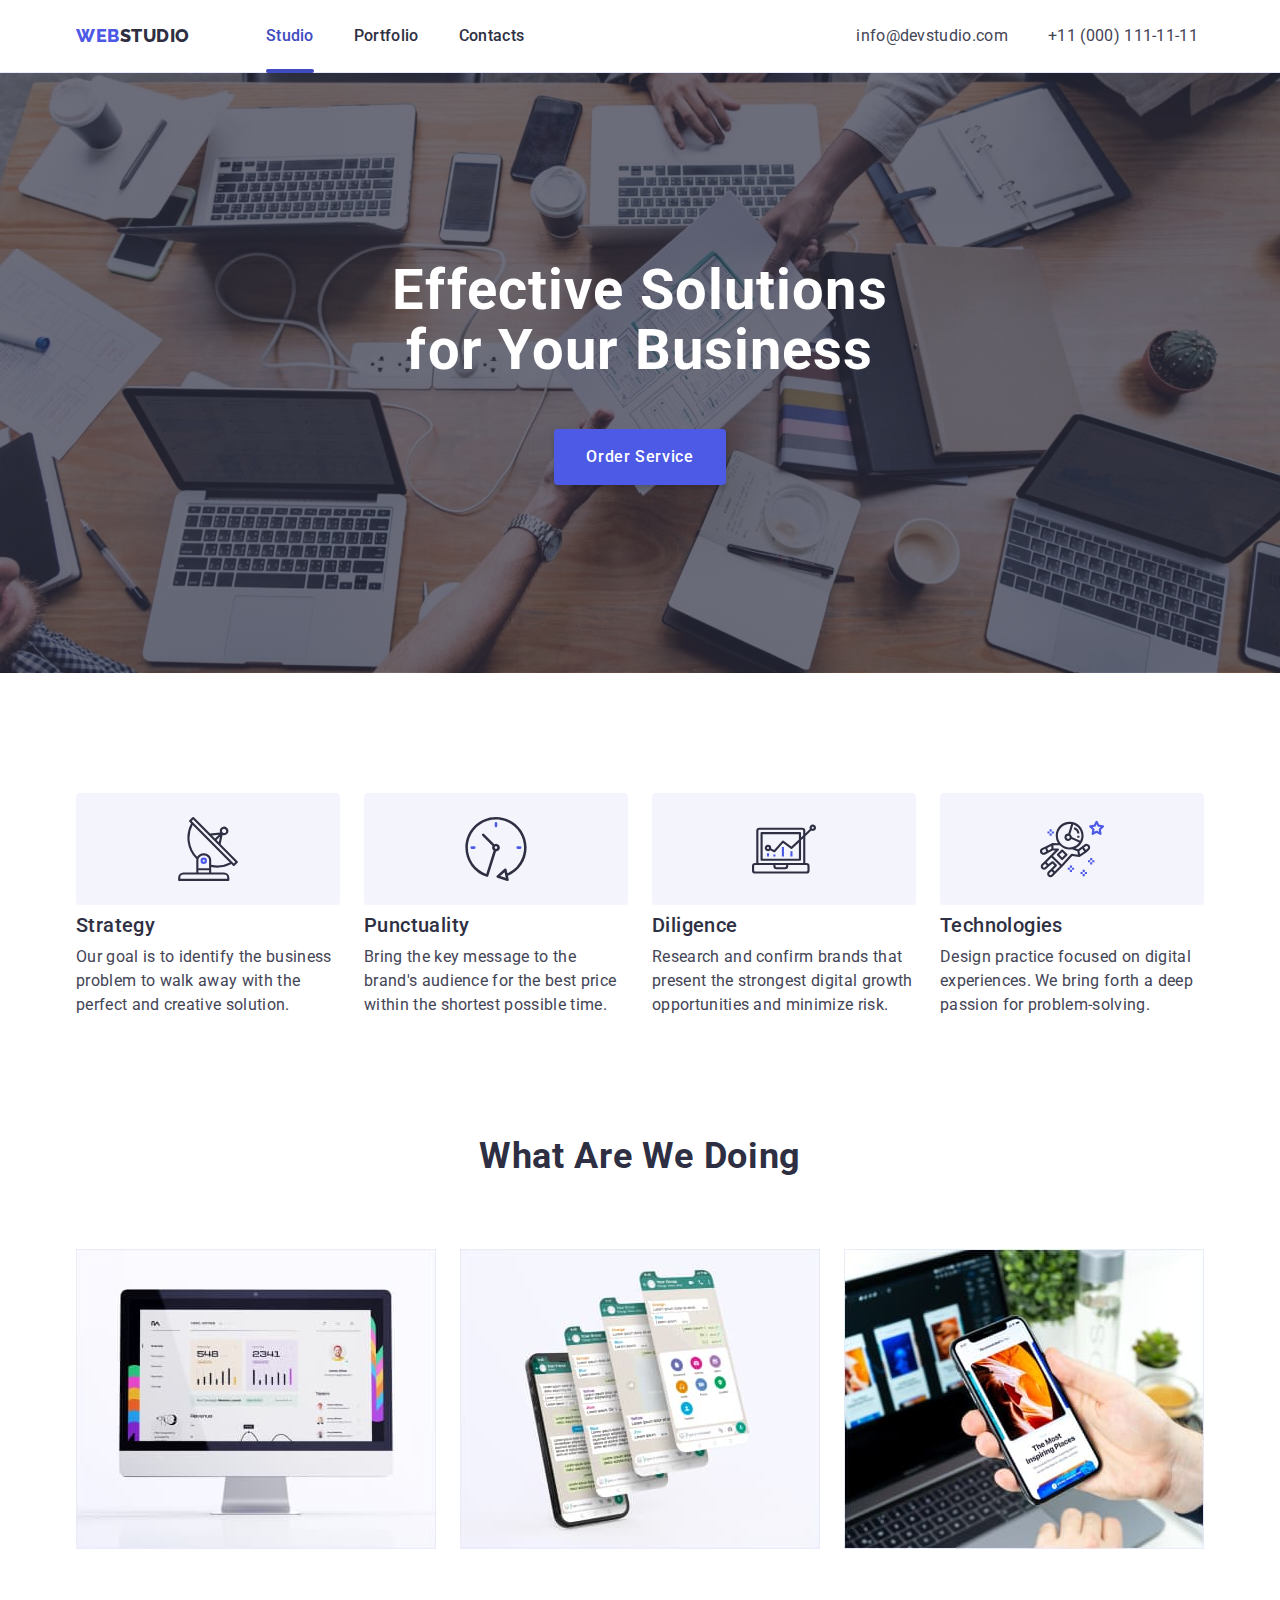
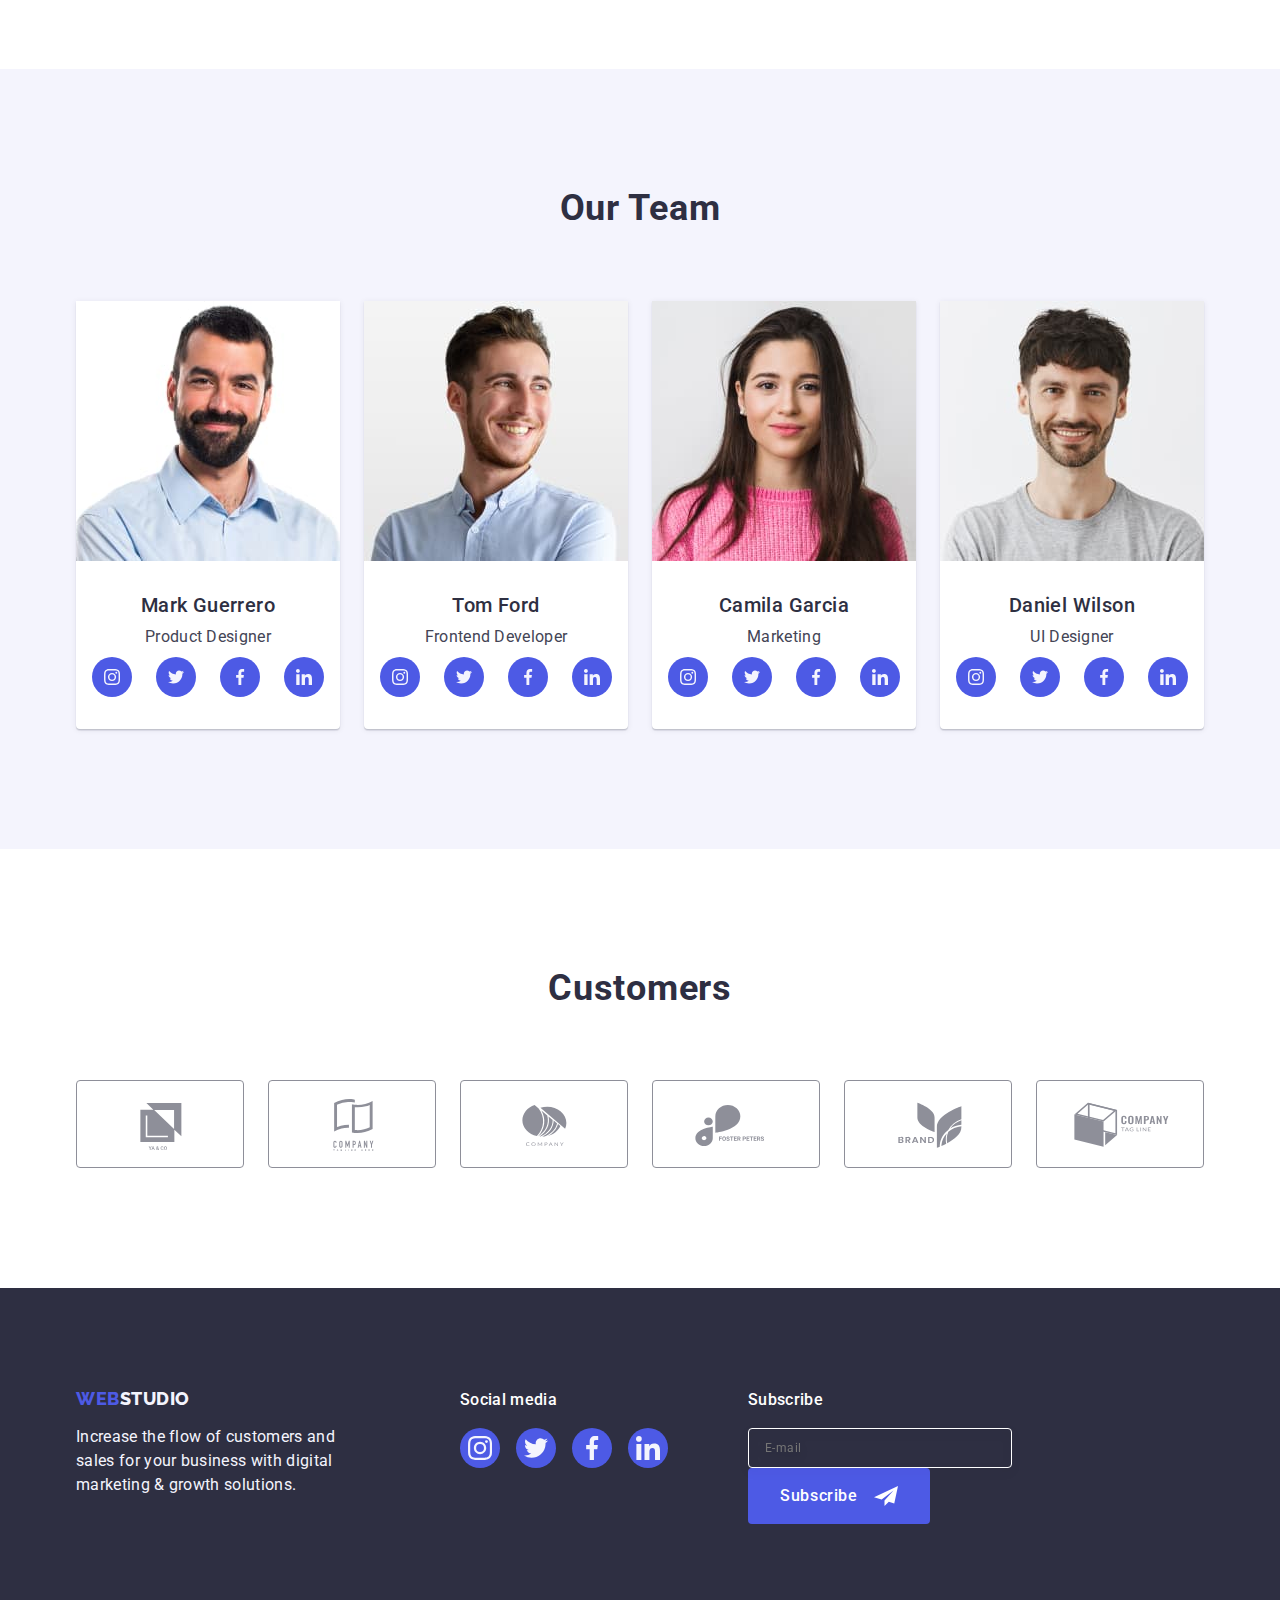
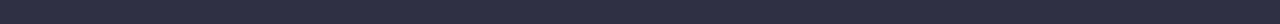
<file: index.html>
<!DOCTYPE html>
<html lang="en">
  <head>
    <meta charset="UTF-8" />
    <meta http-equiv="X-UA-Compatible" content="IE=edge" />
    <meta name="viewport" content="width=device-width, initial-scale=1.0" />
    <title>Document</title>
    <link
      rel="stylesheet"
      href="https://cdn.jsdelivr.net/npm/modern-normalize@1.1.0/modern-normalize.min.css"
    />
    <link rel="preconnect" href="https://fonts.googleapis.com" />
    <link rel="preconnect" href="https://fonts.gstatic.com" crossorigin />
    <!-- ШРИФТИ -->
    <link rel="preconnect" href="https://fonts.googleapis.com" />
    <link rel="preconnect" href="https://fonts.gstatic.com" crossorigin />
    <link
      href="https://fonts.googleapis.com/css2?family=Raleway:wght@800&family=Roboto:wght@400;500;700&display=swap"
      rel="stylesheet"
    />
    <!-- Animate on scroll  -->
    <link href="https://unpkg.com/aos@2.3.1/dist/aos.css" rel="stylesheet" />
    <link rel="stylesheet" href="./css/styles.css" />
  </head>
  <body>
    <!-- HEADER======================================================================== -->
    <header class="header">
      <div class="header-container container">
        <nav class="header-nav">
          <a
            class="header-logo conrainer-header-logo link logo"
            href="./index.html"
            >Web<span class="studio">Studio</span>
          </a>
          <ul class="header-list list">
            <li class="header-item">
              <a class="header-linc link current" href="./index.html">Studio</a>
            </li>
            <li class="header-item">
              <a class="header-linc link" href="./portfolio.html">Portfolio</a>
            </li>
            <li class="header-item">
              <a class="header-linc link" href="">Contacts</a>
            </li>
          </ul>
        </nav>
        <address class="header-contacts">
          <ul class="header-contacts-list list">
            <li class="header-contacts-item">
              <a class="header-mail link" href="mailto:info@devstudio.com"
                >info@devstudio.com</a
              >
            </li>
            <li class="header-contacts-item">
              <a class="header-mail link" href="tel:+110001111111"
                >+11 (000) 111-11-11</a
              >
            </li>
          </ul>
        </address>
      </div>
    </header>
    <!-- MAIN----------------------------------------------------------------------------------- -->
    <main class="main">
      <!-- CARD--------------------------------------------------------- -->
      <section class="card">
        <div class="container-card container">
          <h1 class="card-head">Effective Solutions for Your Business</h1>

          <button class="card-button" type="button" data-modal-open>
            Order Service
          </button>
        </div>
      </section>
      <!-- DESCRIPTION-------------------------------------------------- -->
      <section class="description">
        <div class="description-container container">
          <h2 class="visually-hidden">hidden</h2>
          <ul class="description-list list">
            <li class="description-item">
              <div class="description-icon-container">
                <svg class="description-icon" width="64" height="64">
                  <use href="./images/icons.svg#icon-antenna"></use>
                </svg>
              </div>
              <h3 class="description-head">Strategy</h3>
              <p class="description-uppertitle">
                Our goal is to identify the business problem to walk away with
                the perfect and creative solution.
              </p>
            </li>
            <li class="description-item">
              <div class="description-icon-container">
                <svg class="description-icon" width="64" height="64">
                  <use href="./images/icons.svg#icon-clock"></use>
                </svg>
              </div>
              <h3 class="description-head">Punctuality</h3>
              <p class="description-uppertitle">
                Bring the key message to the brand's audience for the best price
                within the shortest possible time.
              </p>
            </li>
            <li class="description-item">
              <div class="description-icon-container">
                <svg class="description-icon" width="64" height="64">
                  <use href="./images/icons.svg#icon-diagram"></use>
                </svg>
              </div>
              <h3 class="description-head">Diligence</h3>
              <p class="description-uppertitle">
                Research and confirm brands that present the strongest digital
                growth opportunities and minimize risk.
              </p>
            </li>
            <li class="description-item">
              <div class="description-icon-container">
                <svg class="description-icon" width="64" height="64">
                  <use href="./images/icons.svg#icon-astronaut"></use>
                </svg>
              </div>
              <h3 class="description-head">Technologies</h3>
              <p class="description-uppertitle">
                Design practice focused on digital experiences. We bring forth a
                deep passion for problem-solving.
              </p>
            </li>
          </ul>
        </div>
      </section>
      <!-- DEMO============================================================================= -->
      <section class="demo">
        <div class="demo-container container">
          <h2 class="demo-head">What are we doing</h2>
          <ul class="demo-list list">
            <li class="demo-item">
              <img
                class="demo-image"
                src="./images/whatdoing1.jpg"
                alt="apple computer"
                width="360"
              />
            </li>
            <li class="demo-item">
              <img
                class="demo-image"
                src="./images/whatdoing2.jpg"
                alt="iPhone 13"
                width="360"
              />
            </li>
            <li class="demo-item">
              <img
                class="demo-image"
                src="./images/whatdoing3.jpg"
                alt="iphone 13 in hand"
                width="360"
              />
            </li>
          </ul>
        </div>
      </section>
      <!-- TEAM======================================================================= -->
      <section class="team">
        <div class="team-container container">
          <h2 class="team-head">Our Team</h2>
          <ul class="team-list list">
            <li class="team-item">
              <img
                class="team-image"
                src="./images/team1.jpg"
                alt="man in shirt with beard"
                width="264"
              />
              <div class="container-team-name">
                <h3 class="team-name">Mark Guerrero</h3>
                <p class="team-uppertitle">Product Designer</p>
                <ul class="socials-list list">
                  <li class="socials-item">
                    <a
                      class="social-linc link"
                      href="https://instagram.com"
                      target="_blank"
                      rel="noopener noreffer"
                      aria-label="Instogram icon"
                    >
                      <svg class="socials-icon" width="16" height="16">
                        <use href="./images/icons.svg#icon-instagram"></use>
                      </svg>
                    </a>
                  </li>
                  <li class="socials-item">
                    <a
                      class="social-linc link"
                      href="https://twitter.com"
                      target="_blank"
                      rel="noopener noreffer"
                      aria-label="twiterm icon"
                    >
                      <svg class="socials-icon" width="16" height="16">
                        <use href="./images/icons.svg#icon-twitter"></use>
                      </svg>
                    </a>
                  </li>
                  <li class="socials-item">
                    <a
                      class="social-linc link"
                      href="https://facebook.com"
                      target="_blank"
                      rel="noopener noreffer"
                      aria-label="facebook icon"
                    >
                      <svg class="socials-icon" width="16" height="16">
                        <use href="./images/icons.svg#icon-facebook"></use>
                      </svg>
                    </a>
                  </li>
                  <li class="socials-item">
                    <a
                      class="social-linc link"
                      href="https://linkedin.com"
                      target="_blank"
                      rel="noopener noreffer"
                      aria-label="linkedin icon"
                    >
                      <svg class="socials-icon" width="16" height="16">
                        <use href="./images/icons.svg#icon-linkedin"></use>
                      </svg>
                    </a>
                  </li>
                </ul>
              </div>
            </li>
            <li class="team-item">
              <img
                class="team-image"
                src="./images/team2.jpg"
                alt="smiling man in shirt with beard"
                width="264"
              />
              <div class="container-team-name">
                <h3 class="team-name">Tom Ford</h3>
                <p class="team-uppertitle">Frontend Developer</p>
                <ul class="socials-list list">
                  <li class="socials-item">
                    <a
                      class="social-linc link"
                      href="https://instagram.com"
                      target="_blank"
                      rel="noopener noreffer"
                      aria-label="Instogram icon"
                    >
                      <svg class="socials-icon" width="16" height="16">
                        <use href="./images/icons.svg#icon-instagram"></use>
                      </svg>
                    </a>
                  </li>
                  <li class="socials-item">
                    <a
                      class="social-linc link"
                      href="https://twitter.com"
                      target="_blank"
                      rel="noopener noreffer"
                      aria-label="twiterm icon"
                    >
                      <svg class="socials-icon" width="16" height="16">
                        <use href="./images/icons.svg#icon-twitter"></use>
                      </svg>
                    </a>
                  </li>
                  <li class="socials-item">
                    <a
                      class="social-linc link"
                      href="https://facebook.com"
                      target="_blank"
                      rel="noopener noreffer"
                      aria-label="facebook icon"
                    >
                      <svg class="socials-icon" width="16" height="16">
                        <use href="./images/icons.svg#icon-facebook"></use>
                      </svg>
                    </a>
                  </li>
                  <li class="socials-item">
                    <a
                      class="social-linc link"
                      href="https://linkedin.com"
                      target="_blank"
                      rel="noopener noreffer"
                      aria-label="linkedin icon"
                    >
                      <svg class="socials-icon" width="16" height="16">
                        <use href="./images/icons.svg#icon-linkedin"></use>
                      </svg>
                    </a>
                  </li>
                </ul>
              </div>
            </li>
            <li class="team-item">
              <img
                class="team-image"
                src="./images/team3.jpg"
                alt="girl in a pink sweater and pink lipstick"
                width="264"
              />
              <div class="container-team-name">
                <h3 class="team-name">Camila Garcia</h3>
                <p class="team-uppertitle">Marketing</p>
                <ul class="socials-list list">
                  <li class="socials-item">
                    <a
                      class="social-linc link"
                      href="https://instagram.com"
                      target="_blank"
                      rel="noopener noreffer"
                      aria-label="Instogram icon"
                    >
                      <svg class="socials-icon" width="16" height="16">
                        <use href="./images/icons.svg#icon-instagram"></use>
                      </svg>
                    </a>
                  </li>
                  <li class="socials-item">
                    <a
                      class="social-linc link"
                      href="https://twitter.com"
                      target="_blank"
                      rel="noopener noreffer"
                      aria-label="twiterm icon"
                    >
                      <svg class="socials-icon" width="16" height="16">
                        <use href="./images/icons.svg#icon-twitter"></use>
                      </svg>
                    </a>
                  </li>
                  <li class="socials-item">
                    <a
                      class="social-linc link"
                      href="https://facebook.com"
                      target="_blank"
                      rel="noopener noreffer"
                      aria-label="facebook icon"
                    >
                      <svg class="socials-icon" width="16" height="16">
                        <use href="./images/icons.svg#icon-facebook"></use>
                      </svg>
                    </a>
                  </li>
                  <li class="socials-item">
                    <a
                      class="social-linc link"
                      href="https://linkedin.com"
                      target="_blank"
                      rel="noopener noreffer"
                      aria-label="linkedin icon"
                    >
                      <svg class="socials-icon" width="16" height="16">
                        <use href="./images/icons.svg#icon-linkedin"></use>
                      </svg>
                    </a>
                  </li>
                </ul>
              </div>
            </li>
            <li class="team-item">
              <img
                class="team-image"
                src="./images/team4.jpg"
                alt="smiling man with a beard in a gray sweater"
                width="264"
              />
              <div class="container-team-name">
                <h3 class="team-name">Daniel Wilson</h3>
                <p class="team-uppertitle">UI Designer</p>
                <ul class="socials-list list">
                  <li class="socials-item">
                    <a
                      class="social-linc link"
                      href="https://instagram.com"
                      target="_blank"
                      rel="noopener noreffer"
                      aria-label="Instogram icon"
                    >
                      <svg class="socials-icon" width="16" height="16">
                        <use href="./images/icons.svg#icon-instagram"></use>
                      </svg>
                    </a>
                  </li>
                  <li class="socials-item">
                    <a
                      class="social-linc link"
                      href="https://twitter.com"
                      target="_blank"
                      rel="noopener noreffer"
                      aria-label="twiterm icon"
                    >
                      <svg class="socials-icon" width="16" height="16">
                        <use href="./images/icons.svg#icon-twitter"></use>
                      </svg>
                    </a>
                  </li>
                  <li class="socials-item">
                    <a
                      class="social-linc link"
                      href="https://facebook.com"
                      target="_blank"
                      rel="noopener noreffer"
                      aria-label="facebook icon"
                    >
                      <svg class="socials-icon" width="16" height="16">
                        <use href="./images/icons.svg#icon-facebook"></use>
                      </svg>
                    </a>
                  </li>
                  <li class="socials-item">
                    <a
                      class="social-linc link"
                      href="https://linkedin.com"
                      target="_blank"
                      rel="noopener noreffer"
                      aria-label="linkedin icon"
                    >
                      <svg class="socials-icon" width="16" height="16">
                        <use href="./images/icons.svg#icon-linkedin"></use>
                      </svg>
                    </a>
                  </li>
                </ul>
              </div>
            </li>
          </ul>
        </div>
      </section>
      <!-- CUSTOMER----------------------------------------------------------------- -->
      <section class="customer">
        <div class="costomers-container container">
          <h2 class="customer-head">Customers</h2>
          <ul class="customers-list list">
            <li class="costomers-item">
              <a
                href="https://linkedin.com"
                class="customers-linc link"
                target="_blank"
                rel="noopener noreffer"
                aria-label="linkedin icon"
              >
                <svg class="customer-icon" width="104" height="56">
                  <use href="./images/icons.svg#icon-Logo"></use>
                </svg>
              </a>
            </li>
            <li class="costomers-item">
              <a
                class="customers-linc link"
                href="https://linkedin.com"
                target="_blank"
                rel="noopener noreffer"
                aria-label="linkedin icon"
              >
                <svg class="customer-icon" width="104" height="56">
                  <use href="./images/icons.svg#icon-Logo-1"></use>
                </svg>
              </a>
            </li>
            <li class="costomers-item">
              <a
                class="customers-linc link"
                href="https://linkedin.com"
                target="_blank"
                rel="noopener noreffer"
                aria-label="linkedin icon"
              >
                <svg class="customer-icon" width="104" height="56">
                  <use href="./images/icons.svg#icon-Logo-2"></use>
                </svg>
              </a>
            </li>
            <li class="costomers-item">
              <a
                class="customers-linc link"
                href="https://linkedin.com"
                target="_blank"
                rel="noopener noreffer"
                aria-label="linkedin icon"
              >
                <svg class="customer-icon" width="104" height="56">
                  <use href="./images/icons.svg#icon-Logo-3"></use>
                </svg>
              </a>
            </li>
            <li class="costomers-item">
              <a
                class="customers-linc link"
                href="https://linkedin.com"
                target="_blank"
                rel="noopener noreffer"
                aria-label="linkedin icon"
              >
                <svg class="customer-icon" width="104" height="56">
                  <use href="./images/icons.svg#icon-Logo-4"></use>
                </svg>
              </a>
            </li>
            <li class="costomers-item">
              <a
                class="customers-linc link"
                href="https://linkedin.com"
                target="_blank"
                rel="noopener noreffer"
                aria-label="linkedin icon"
              >
                <svg class="customer-icon" width="104" height="56">
                  <use href="./images/icons.svg#icon-Logo-5"></use>
                </svg>
              </a>
            </li>
          </ul>
        </div>
      </section>
    </main>
    <!-- FOOTER------------------------------------------------------------------------------------- -->
    <footer class="footer">
      <div class="footer-container-lo container">
        <div class="footer-container">
          <a
            class="footer-container-logo header-logo link logo"
            href="./index.html"
            >Web<span class="studio-footer">Studio</span>
          </a>
          <p class="footer-uppertitle">
            Increase the flow of customers and sales for your business with
            digital marketing & growth solutions.
          </p>
        </div>
        <div class="footer-container-social">
          <p class="footer-head">Social media</p>
          <ul class="footer-list list">
            <li class="footer-item">
              <a
                class="footer-linc link"
                href="https://instagram.com"
                target="_blank"
                rel="noopener noreffer"
                aria-label="Instogram icon"
              >
                <svg class="footer-icon" width="24" height="24">
                  <use href="./images/icons.svg#icon-instagram"></use>
                </svg>
              </a>
            </li>
            <li class="footer-item">
              <a
                class="footer-linc link"
                href="https://twitter.com"
                target="_blank"
                rel="noopener noreffer"
                aria-label="twiterm icon"
              >
                <svg class="footer-icon" width="24" height="24">
                  <use href="./images/icons.svg#icon-twitter"></use>
                </svg>
              </a>
            </li>
            <li class="footer-item">
              <a
                class="footer-linc link"
                href="https://facebook.com"
                target="_blank"
                rel="noopener noreffer"
                aria-label="facebook icon"
              >
                <svg class="footer-icon" width="24" height="24">
                  <use href="./images/icons.svg#icon-facebook"></use>
                </svg>
              </a>
            </li>
            <li class="footer-item">
              <a
                class="footer-linc link"
                href="https://linkedin.com"
                target="_blank"
                rel="noopener noreffer"
                aria-label="linkedin icon"
              >
                <svg class="footer-icon" width="24" height="24">
                  <use href="./images/icons.svg#icon-linkedin"></use>
                </svg>
              </a>
            </li>
          </ul>
        </div>
        <div class="footer-container-modal">
          <p class="footer-container-modal-label">Subscribe</p>
          <form class="footer-container-modal-form" name="subscribe-form">
            <label class="foter-container-label" for="subscribe-mail">
              <input
                class="footer-container-modal-input"
                type="email"
                name="subscribe-mail"
                placeholder="E-mail"
                id="subscribe-mail"
                required
            /></label>
            <button class="footer-container-modal-btn button" type="submit">
              Subscribe
              <svg class="footer-modal-icon" width="24" height="24">
                <use href="./images/icons.svg#icon-telegram"></use>
              </svg>
            </button>
          </form>
        </div>
      </div>
    </footer>
    <!-- MODAL WINDOW-------------------------------------------- -->
    <div class="backdrop is-hidden" data-modal>
      <div class="modal">
        <div class="modal-close-btn">
          <button class="modal-btn botton" type="button" data-modal-close>
            <svg class="modal-icon" width="8" height="8">
              <use href="./images/icons.svg#icon-close"></use>
            </svg>
          </button>
        </div>
        <strong class="modal-title"
          >Leave your contacts and we will call you back</strong
        >
        <form class="modal-form" name="contact-form">
          <label class="modal-form-label" for="user_name">Name</label>
          <div class="modal-form-filed">
            <input
              class="modal-form-input"
              type="text"
              name="user_name"
              id="user_name"
              required
              minlength="3"
            />
            <svg class="modal-icon-form" width="16" height="16">
              <use href="./images/icons.svg#icon-person"></use>
            </svg>
          </div>
          <label class="modal-form-label" for="user_phone">Pfone</label>
          <div class="modal-form-filed">
            <input
              class="modal-form-input"
              type="tel"
              name="user_phone"
              id="user_phone"
              required
              minlength="12"
              maxlength="12"
            />
            <svg class="modal-icon-form" width="18" height="24">
              <use href="./images/icons.svg#icon-phone"></use>
            </svg>
          </div>
          <label class="modal-form-label" for="user_email">Email</label>
          <div class="modal-form-filed">
            <input
              class="modal-form-input"
              type="email"
              name="user_email"
              id="user_email"
              required
            />
            <svg class="modal-icon-form" width="18" height="24">
              <use href="./images/icons.svg#icon-email"></use>
            </svg>
          </div>
          <label class="modal-form-label" for="user_message">Comment</label>
          <textarea
            class="modal-form-textarea"
            name="user_message"
            cols="30"
            rows="5"
            placeholder="Text input"
          ></textarea>

          <label class="modal-form-message" for="user_message">
            <input
              class="modal-form-imput"
              type="checkbox"
              name="user_message"
              id="user_message"
            />
            <svg class="modal-form-imput-icon" width="10" height="8">
              <use href="./images/icons.svg#icon-vector"></use>
            </svg>

            <samp class="modal-form-samp"
              >I accept the terms and conditions of the
              <a class="modal-form-link" href="">Privacy Policy</a></samp
            >
          </label>
          <button class="modal-form-btn btn" type="submit">Send</button>
        </form>
      </div>
    </div>
    <script src="https://unpkg.com/aos@2.3.1/dist/aos.js"></script>
    <script src="./js/animation.js"></script>
    <script src="./js/modal.js"></script>
  </body>
</html>
</file>
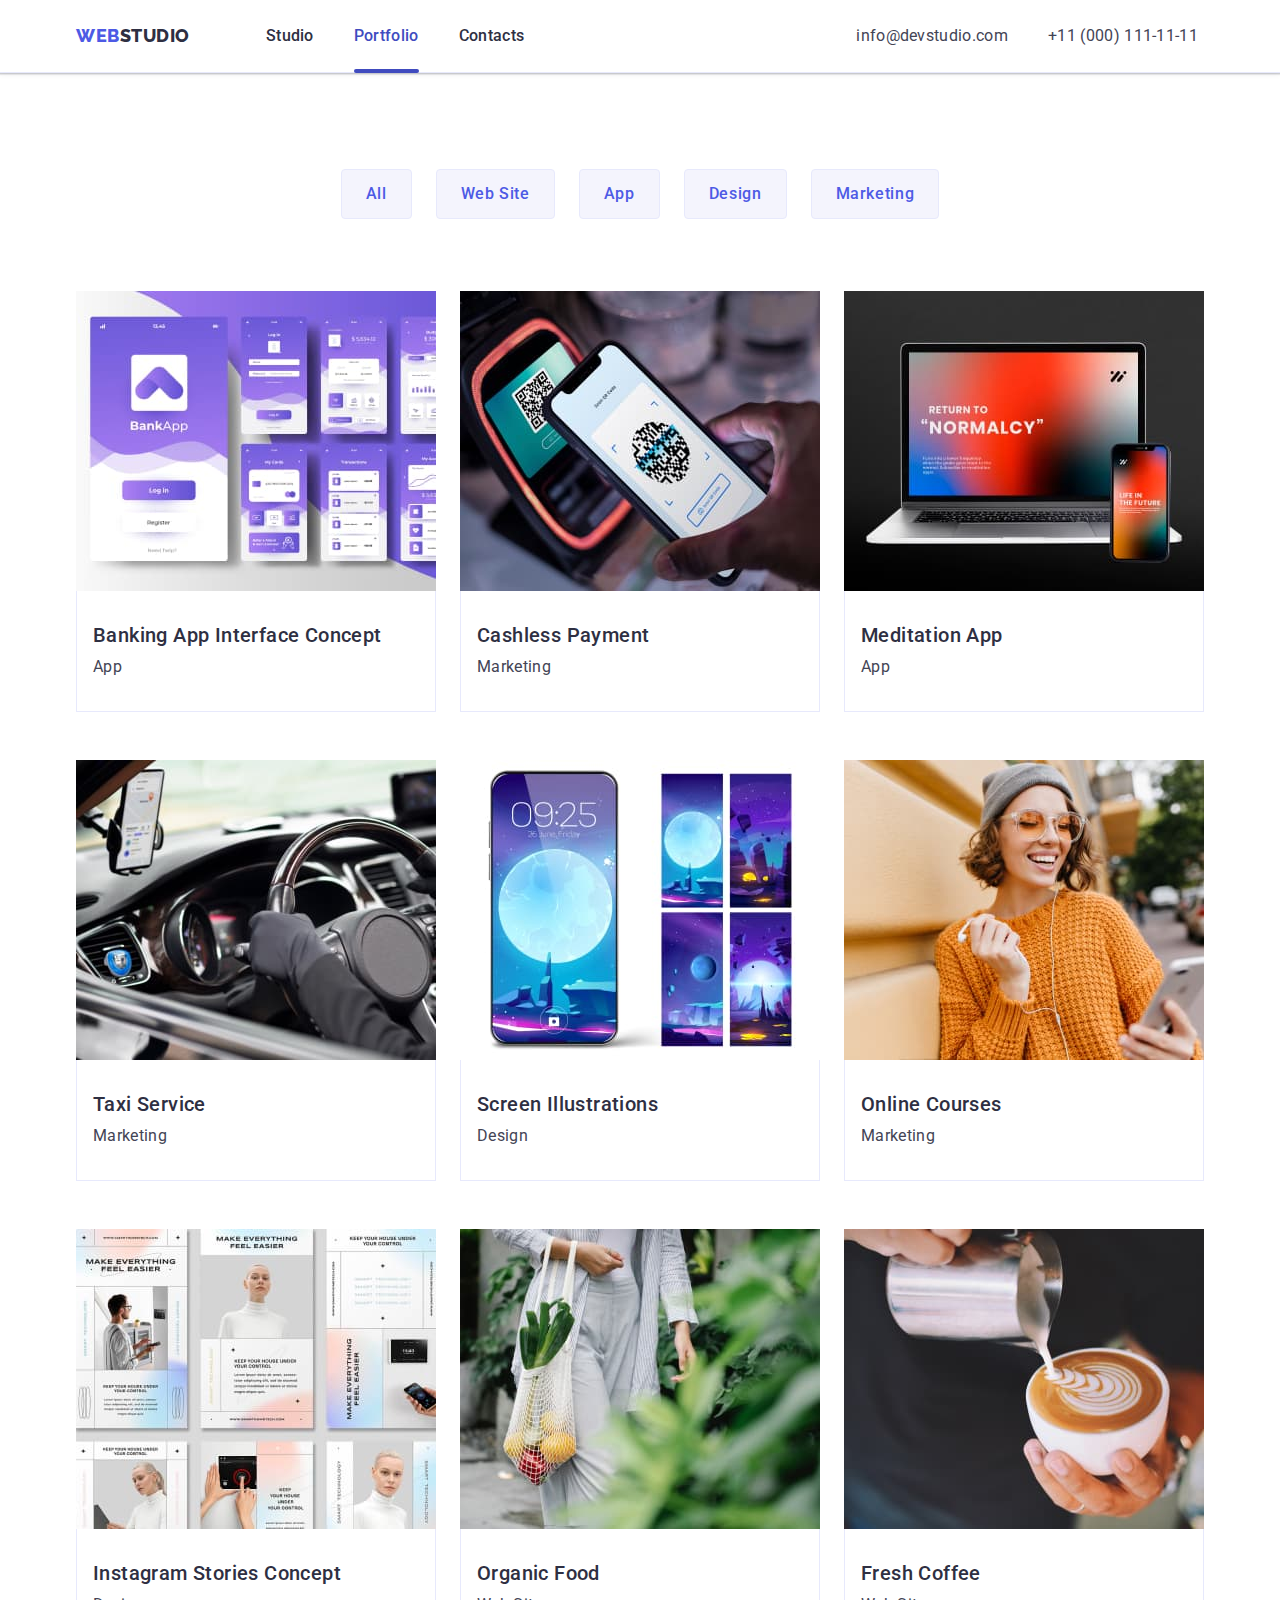
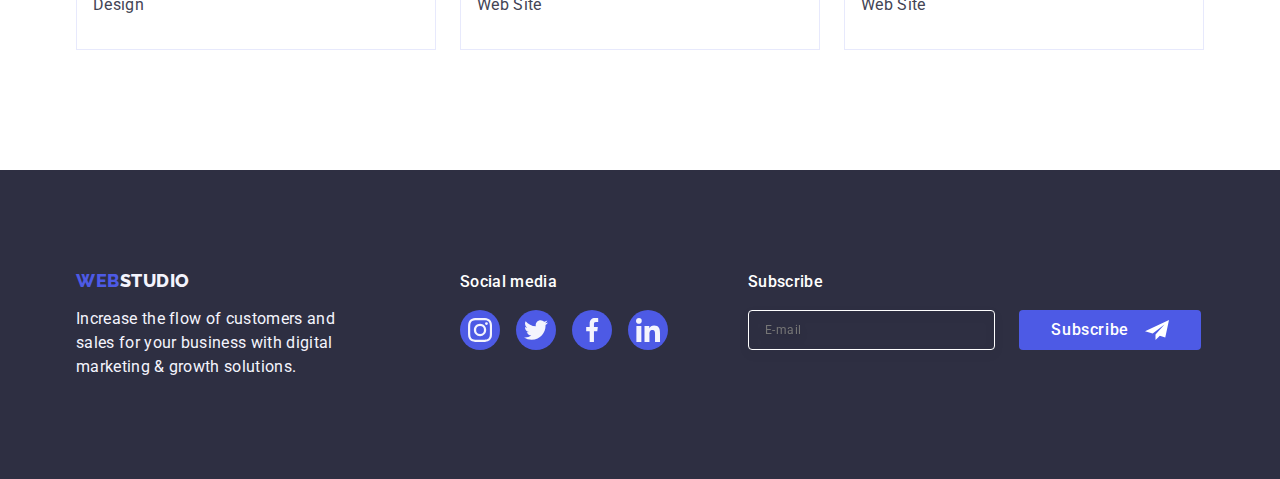
<file: portfolio.html>
<!DOCTYPE html>
<html lang="en">
  <head>
    <meta charset="UTF-8" />
    <meta http-equiv="X-UA-Compatible" content="IE=edge" />
    <meta name="viewport" content="width=device-width, initial-scale=1.0" />
    <title>Document</title>
    <link
      rel="stylesheet"
      href="https://cdn.jsdelivr.net/npm/modern-normalize@1.1.0/modern-normalize.min.css"
    />
    <link rel="preconnect" href="https://fonts.googleapis.com" />
    <link rel="preconnect" href="https://fonts.gstatic.com" crossorigin />
    <!-- ШРИФТИ -->
    <link rel="preconnect" href="https://fonts.googleapis.com" />
    <link rel="preconnect" href="https://fonts.gstatic.com" crossorigin />
    <link
      href="https://fonts.googleapis.com/css2?family=Raleway:wght@800&family=Roboto:wght@400;500;700&display=swap"
      rel="stylesheet"
    />
    <link rel="stylesheet" href="./css/styles.css" />
  </head>
  <body>
    <!-- HEADER=========================================================================== -->
    <header class="header">
      <div class="header-container container">
        <nav class="header-nav">
          <a class="header-logo link logo" href="./index.html"
            >Web<span class="studio">Studio</span>
          </a>
          <ul class="header-list list">
            <li class="header-item">
              <a class="header-linc link" href="./index.html">Studio</a>
            </li>
            <li class="header-item">
              <a class="header-linc link current" href="./portfolio.html"
                >Portfolio</a
              >
            </li>
            <li class="header-item">
              <a class="header-linc link" href="">Contacts</a>
            </li>
          </ul>
        </nav>
        <address class="header-contacts">
          <ul class="header-contacts-list list">
            <li class="header-contacts-item">
              <a class="header-mail link" href="mailto:info@devstudio.com"
                >info@devstudio.com</a
              >
            </li>
            <li class="header-contacts-item">
              <a class="header-mail link" href="tel:+110001111111"
                >+11 (000) 111-11-11</a
              >
            </li>
          </ul>
        </address>
      </div>
    </header>
    <!-- MAIN========================================================================= -->
    <main class="main-portfolio">
      <section class="organayzer">
        <div class="portfolio-container container">
          <h1 class="visually-hidden">hidden</h1>

          <ul class="portfolio-btn-list list">
            <li class="portfolio-btn-item">
              <button class="portfolio-btn" type="button">All</button>
            </li>
            <li class="portfolio-btn-item">
              <button class="portfolio-btn" type="button">Web Site</button>
            </li>
            <li class="portfolio-btn-item">
              <button class="portfolio-btn" type="button">App</button>
            </li>
            <li class="portfolio-btn-item">
              <button class="portfolio-btn" type="button">Design</button>
            </li>
            <li class="portfolio-btn-item">
              <button class="portfolio-btn" type="button">Marketing</button>
            </li>
            <!-- LIST===================================================================== -->
          </ul>
          <ul class="portfolio-list list">
            <li class="portfolio-item">
              <a class="portfolio-linc link" href="">
                <div class="portfolio-box">
                  <img
                    class="portfolio-img"
                    src="./images/portfolio1.jpg"
                    alt="picture"
                    width="360"
                  />

                  <div class="overlay">
                    <p class="overlay-label">
                      14 Stylish and User-Friendly App Design Concepts · Task
                      Manager App · Calorie Tracker App · Exotic Fruit Ecommerce
                      App · Cloud Storage App
                    </p>
                  </div>
                </div>
                <div class="portfolio-had-container">
                  <h2 class="first-had">Banking App Interface Concept</h2>
                  <p class="first-uppertitle">App</p>
                </div>
              </a>
            </li>
            <li class="portfolio-item">
              <a class="portfolio-linc link" href="">
                <div class="portfolio-box">
                  <img
                    class="portfolio-img"
                    src="./images/portfolio2.jpg"
                    alt="picture"
                    width="360"
                  />

                  <div class="overlay">
                    <p class="overlay-label">
                      14 Stylish and User-Friendly App Design Concepts · Task
                      Manager App · Calorie Tracker App · Exotic Fruit Ecommerce
                      App · Cloud Storage App
                    </p>
                  </div>
                </div>
                <div class="portfolio-had-container">
                  <h2 class="first-had">Cashless Payment</h2>
                  <p class="first-uppertitle">Marketing</p>
                </div>
              </a>
            </li>
            <li class="portfolio-item">
              <a class="portfolio-linc link" href="">
                <div class="portfolio-box">
                  <img
                    class="portfolio-img"
                    src="./images/portfolio3.jpg"
                    alt="picture"
                    width="360"
                  />

                  <div class="overlay">
                    <p class="overlay-label">
                      14 Stylish and User-Friendly App Design Concepts · Task
                      Manager App · Calorie Tracker App · Exotic Fruit Ecommerce
                      App · Cloud Storage App
                    </p>
                  </div>
                </div>
                <div class="portfolio-had-container">
                  <h2 class="first-had">Meditation App</h2>
                  <p class="first-uppertitle">App</p>
                </div>
              </a>
            </li>
            <li class="portfolio-item">
              <!-- LIST2--------------------------------------------------------------- -->
              <a class="portfolio-linc link" href="">
                <div class="portfolio-box">
                  <img
                    class="portfolio-img"
                    src="./images/portfolio4.jpg"
                    alt="picture"
                    width="360"
                  />

                  <div class="overlay">
                    <p class="overlay-label">
                      14 Stylish and User-Friendly App Design Concepts · Task
                      Manager App · Calorie Tracker App · Exotic Fruit Ecommerce
                      App · Cloud Storage App
                    </p>
                  </div>
                </div>
                <div class="portfolio-had-container">
                  <h2 class="first-had">Taxi Service</h2>
                  <p class="first-uppertitle">Marketing</p>
                </div>
              </a>
            </li>
            <li class="portfolio-item">
              <a class="portfolio-linc link" href="">
                <div class="portfolio-box">
                  <img
                    class="portfolio-img"
                    src="./images/portfolio5.jpg"
                    alt="picture"
                    width="360"
                  />

                  <div class="overlay">
                    <p class="overlay-label">
                      14 Stylish and User-Friendly App Design Concepts · Task
                      Manager App · Calorie Tracker App · Exotic Fruit Ecommerce
                      App · Cloud Storage App
                    </p>
                  </div>
                </div>
                <div class="portfolio-had-container">
                  <h2 class="first-had">Screen Illustrations</h2>
                  <p class="first-uppertitle">Design</p>
                </div>
              </a>
            </li>
            <li class="portfolio-item">
              <a class="portfolio-linc link" href="">
                <div class="portfolio-box">
                  <img
                    class="portfolio-img"
                    src="./images/portfolio6.jpg"
                    alt="picture"
                    width="360"
                  />

                  <div class="overlay">
                    <p class="overlay-label">
                      14 Stylish and User-Friendly App Design Concepts · Task
                      Manager App · Calorie Tracker App · Exotic Fruit Ecommerce
                      App · Cloud Storage App
                    </p>
                  </div>
                </div>
                <div class="portfolio-had-container">
                  <h2 class="first-had">Online Courses</h2>
                  <p class="first-uppertitle">Marketing</p>
                </div>
              </a>
            </li>
            <li class="portfolio-item">
              <!-- LIST3-------------------------------------------------------- -->
              <a class="portfolio-linc link" href="">
                <div class="portfolio-box">
                  <img
                    class="portfolio-img"
                    src="./images/portfolio7.jpg"
                    alt="picture"
                    width="360"
                  />

                  <div class="overlay">
                    <p class="overlay-label">
                      14 Stylish and User-Friendly App Design Concepts · Task
                      Manager App · Calorie Tracker App · Exotic Fruit Ecommerce
                      App · Cloud Storage App
                    </p>
                  </div>
                </div>
                <div class="portfolio-had-container">
                  <h2 class="first-had">Instagram Stories Concept</h2>
                  <p class="first-uppertitle">Design</p>
                </div>
              </a>
            </li>
            <li class="portfolio-item">
              <a class="portfolio-linc link" href="">
                <div class="portfolio-box">
                  <img
                    class="portfolio-img"
                    src="./images/portfolio8.jpg"
                    alt="picture"
                    width="360"
                  />

                  <div class="overlay">
                    <p class="overlay-label">
                      14 Stylish and User-Friendly App Design Concepts · Task
                      Manager App · Calorie Tracker App · Exotic Fruit Ecommerce
                      App · Cloud Storage App
                    </p>
                  </div>
                </div>
                <div class="portfolio-had-container">
                  <h2 class="first-had">Organic Food</h2>
                  <p class="first-uppertitle">Web Site</p>
                </div>
              </a>
            </li>
            <li class="portfolio-item">
              <a class="portfolio-linc link" href="">
                <div class="portfolio-box">
                  <img
                    class="portfolio-img"
                    src="./images/portfolio9.jpg"
                    alt="picture"
                    width="360"
                  />

                  <div class="overlay">
                    <p class="overlay-label">
                      14 Stylish and User-Friendly App Design Concepts · Task
                      Manager App · Calorie Tracker App · Exotic Fruit Ecommerce
                      App · Cloud Storage App
                    </p>
                  </div>
                </div>
                <div class="portfolio-had-container">
                  <h2 class="first-had">Fresh Coffee</h2>
                  <p class="first-uppertitle">Web Site</p>
                </div>
              </a>
            </li>
          </ul>
        </div>
      </section>
    </main>
    <!-- FOOTER================================================================================================ -->
    <footer class="footer">
      <div class="footer-container-lo container">
        <div class="footer-container">
          <a
            class="footer-container-logo header-logo link logo"
            href="./index.html"
            >Web<span class="studio-footer">Studio</span>
          </a>
          <p class="footer-uppertitle">
            Increase the flow of customers and sales for your business with
            digital marketing & growth solutions.
          </p>
        </div>
        <div class="footer-container-social">
          <p class="footer-head">Social media</p>
          <ul class="footer-list list">
            <li class="footer-item">
              <a
                class="footer-linc link"
                href="https://instagram.com"
                target="_blank"
                rel="noopener noreffer"
                aria-label="Instogram icon"
              >
                <svg class="footer-icon" width="24" height="24">
                  <use href="./images/icons.svg#icon-instagram"></use>
                </svg>
              </a>
            </li>
            <li class="footer-item">
              <a
                class="footer-linc link"
                href="https://twitter.com"
                target="_blank"
                rel="noopener noreffer"
                aria-label="twiterm icon"
              >
                <svg class="footer-icon" width="24" height="24">
                  <use href="./images/icons.svg#icon-twitter"></use>
                </svg>
              </a>
            </li>
            <li class="footer-item">
              <a
                class="footer-linc link"
                href="https://facebook.com"
                target="_blank"
                rel="noopener noreffer"
                aria-label="facebook icon"
              >
                <svg class="footer-icon" width="24" height="24">
                  <use href="./images/icons.svg#icon-facebook"></use>
                </svg>
              </a>
            </li>
            <li class="footer-item">
              <a
                class="footer-linc link"
                href="https://linkedin.com"
                target="_blank"
                rel="noopener noreffer"
                aria-label="linkedin icon"
              >
                <svg class="footer-icon" width="24" height="24">
                  <use href="./images/icons.svg#icon-linkedin"></use>
                </svg>
              </a>
            </li>
          </ul>
        </div>
        <div class="footer-container-modal">
          <form
            class="footer-container-modal-form"
            name="subscribe-form"
            action=""
          >
            <label class="footer-container-modal-label" for="subscribe-mail"
              >Subscribe
            </label>
            <div class="foter-container-label">
              <input
                class="footer-container-modal-input"
                type="email"
                name="subscribe-mail"
                placeholder="E-mail"
                id="subscribe-mail"
                required
              />
              <button class="footer-container-modal-btn button" type="submit">
                Subscribe
                <svg class="footer-modal-icon" width="24" height="24">
                  <use href="./images/icons.svg#icon-telegram"></use>
                </svg>
              </button>
            </div>
          </form>
        </div>
      </div>
    </footer>
  </body>
</html>
</file>
<file: css/styles.css>
:root {
  --color-iris: #4d5ae5;
  --color-ocean: #404bbf;
  --color-navy-blue: #2e2f42;
  --color-green: #31d0aa;
  --color-slate: #434455;
  --color-light-slate: #8e8f99;
  --color-cornflower: #e7e9fc;
  --color-cloud: #f4f4fd;
  --color-navy-blue-modal: #2e2f42;
  --color-grey: #2e2f42;
  --color-white: #ffffff;
  --color-dairy: #fcfcfc;
  --font-main: Roboto, sans-serif;
}
/* ========================
   BASE STYLES
   ======================== */
body {
  font-family: var(--font-main);
  background-color: var(--color-white);

  font-weight: 400;
  font-size: 16px;
  line-height: 1.5;
  letter-spacing: 0.02em;
  color: var(--color-slate);
  /* outline: 2px solid red;
  outline-offset: -2px; */
}
/* Допомогає приховати елемент. Але,цей елемент остається на макеті ( на відміну з display: none ), у виглять 1-го пикселя. */
.visually-hidden {
  position: absolute;
  width: 1px;
  height: 1px;
  margin: -1px;
  border: 0;
  padding: 0;

  white-space: nowrap;
  clip-path: inset(100%);
  clip: rect(0 0 0 0);
  overflow: hidden;
}
h1,
h2,
h3,
h4,
h5,
h6,
p {
  margin: 0;
  padding: 0;
}
.list {
  list-style: none;
  padding: 0;
  margin: 0;
}
.link {
  text-decoration: none;
}
.logo {
  font-family: Raleway, sans-serif;
}
img {
  display: block;
}
h3 {
  font-weight: 500;
  font-size: 20px;
  line-height: 1.2;
  letter-spacing: 0.02em;
  color: var(--color-navy-blue);
}
button {
  font-family: inherit;
  color: currentColor;
  cursor: pointer;

  border-radius: 4px;
  padding: 16px 32px;
}
.container {
  width: 1158px;
  margin-left: auto;
  margin-right: auto;
  padding-left: 15px;
  padding-right: 15px;
}

/* HEADER ==============================================================================*/
.header-container {
  display: flex;
  align-items: center;
}

.header {
  box-shadow: 0px 2px 1px rgba(46, 47, 66, 0.08),
    0px 1px 1px rgba(46, 47, 66, 0.16), 0px 1px 6px rgba(46, 47, 66, 0.08);
  border-bottom: 1px solid #e7e9fc;
}
.header-nav {
  display: flex;

  align-items: center;
  margin-right: 332px;
}
.studio,
.studio-footer {
  font-family: Raleway, sans-serif;

  font-weight: 800;
  font-size: 18px;
  line-height: 1.17;
  display: flex;
  align-items: center;
  letter-spacing: 0.03em;
  text-transform: uppercase;
  color: var(--color-navy-blue);
}
.header-logo {
  font-family: Raleway, sans-serif;

  font-weight: 800;
  font-size: 18px;
  line-height: 1.17;
  display: flex;

  margin-right: 76px;
  align-items: center;
  letter-spacing: 0.03em;
  text-transform: uppercase;
  color: var(--color-iris);
}
.conrainer-header-logo {
}
.header-list {
  display: flex;
  align-items: center;
  gap: 40px;
}
.header-item {
  display: flex;
  align-items: center;
}
.header-contacts-list {
  display: flex;
  gap: 40px;

  align-items: center;
}
.header-contacts-item {
}
/* ----------------------------------HADER LINC---------------------------------------- */
.header-linc {
  position: relative;
  padding: 24px 0;
  font-weight: 500;
  font-size: 16px;
  line-height: 1.5;
  letter-spacing: 0.02em;
  color: var(--color-grey);
  transition: color 250ms cubic-bezier(0.4, 0, 0.2, 1);
}
.header-linc:hover,
.header-linc:focus {
  color: var(--color-ocean);
}
.header-linc::after {
  content: "";
  position: absolute;
  bottom: -1px;
  left: 0;

  display: block;
  width: 100%;
  height: 4px;
  border-radius: 2px;
  transition: background 250ms cubic-bezier(0.4, 0, 0.2, 1);
}
.header-linc.current::after,
.header-linc:hover::after,
.header-linc:focus::after {
  background-color: var(--color-ocean);
}
.header-linc.current {
  color: var(--color-ocean);
}

.header-contacts {
  font-style: normal;
}
/* ....................................HEADER NOMBER, MAIL.................................... */
.header-mail {
  font-size: 16px;
  line-height: 1.5;
  letter-spacing: 0.02em;
  color: var(--color-slate);
  transition: color 250ms cubic-bezier(0.4, 0, 0.2, 1);
}
.header-mail:hover,
.header-mail:focus {
  color: var(--color-ocean);
}
/*  ========================================MAIN=========================================*/
.main {
}
/*  ======================================CARD==========================================*/
.container-card {
}
.card {
  padding: 188px 0;
  max-width: 1440px;
  margin-left: auto;
  margin-right: auto;

  background-image: linear-gradient(
      rgba(46, 47, 66, 0.7),
      rgba(46, 47, 66, 0.7)
    ),
    url(../images/background.jpg);
  background-repeat: no-repeat;
  background-position: center;
  background-size: cover;
}
.container-card-head {
}
.card-head {
  max-width: 496px;
  margin-right: auto;
  margin-left: auto;
  font-family: "Roboto";
  font-style: normal;
  font-weight: 700;
  font-size: 56px;
  line-height: 1.07;
  text-align: center;
  letter-spacing: 0.02em;
  color: var(--color-white);
}
/* ..................................CARD BUTTON.........................................*/

.card-button {
  margin-top: 48px;
  border-radius: 4px;
  border: none;
  height: 56px;
  min-width: 169px;
  display: block;
  margin-right: auto;
  margin-left: auto;
  cursor: pointer;

  font-family: Roboto, sans-serif;
  font-weight: 500;
  font-size: 16px;
  line-height: 1.5;
  box-shadow: 0px 4px 4px rgba(0, 0, 0, 0.15);

  align-items: center;
  letter-spacing: 0.04em;
  color: var(--color-white);
  background-color: var(--color-iris);
  transition: background 250ms cubic-bezier(0.4, 0, 0.2, 1),
    box-shadow 250ms cubic-bezier(0.4, 0, 0.2, 1);
}
.card-button:hover,
.card-button:focus {
  color: #ffffff;
  background-color: #404bbf;
  box-shadow: 0px 4px 4px rgba(0, 0, 0, 0.15);
}
/* ==================================DESCRIPTION======================================= */

.description {
  padding: 120px 0;
}
.description-container {
}
.description-list {
  display: flex;
  flex-wrap: wrap;
  gap: 24px;
}
.description-item {
  width: calc((100% - (24px * 3)) / 4);
}
.description-head {
  margin-bottom: 8px;
  font-size: 20px;
  line-height: 1.2;
  letter-spacing: 0.02em;
  color: var(--color-navy-blue);
}
.description-uppertitle {
  font-family: "Roboto";
  font-style: normal;
  font-weight: 400;
  font-size: 16px;
  line-height: 1.5;

  letter-spacing: 0.02em;
}
/* ---------------------------------DESCRIPTION ICON----------------------- */
.description-icon-container {
  width: 264px;
  height: 112px;
  display: flex;
  justify-content: center;
  align-items: center;

  background: #f4f4fd;
  border-radius: 4px;

  margin-bottom: 8px;
}
.description-icon {
}
/*  =================================DEMO===============================================*/
.demo {
  padding-bottom: 120px;
}
.demo-container {
}
.demo-head {
  margin-bottom: 72px;
  display: block;
  font-size: 36px;
  line-height: 1.11;
  text-align: center;
  letter-spacing: 0.02em;
  text-transform: capitalize;
  color: var(--color-navy-blue);
}
.demo-list {
  display: flex;
  flex-wrap: wrap;
  gap: 24px;
}
.demo-item {
  width: calc((100% - (24px * 2)) / 3);
}
.demo-image {
}
/* =======================================TEAM========================================= */
.team {
  padding: 120px 0;
  background: var(--color-cloud);
}
.team-container {
}
.team-head {
  margin-bottom: 72px;
  font-size: 36px;
  line-height: 1.11;
  text-align: center;
  letter-spacing: 0.02em;
  text-transform: capitalize;
  color: var(--color-navy-blue);
}
.team-list {
  display: flex;
  flex-wrap: wrap;
  gap: 24px;
}
.team-item {
  width: calc((100% - (24px * 3)) / 4);
  background: var(--color-white);
  box-shadow: 0px 1px 6px rgba(46, 47, 66, 0.08),
    0px 1px 1px rgba(46, 47, 66, 0.16), 0px 2px 1px rgba(46, 47, 66, 0.08);
  border-radius: 0px 0px 4px 4px;
}
.container-team-name {
  padding: 32px 0;
}
.team-image {
}
.team-name {
  margin-bottom: 8px;
  font-family: "Roboto";
  font-style: normal;

  font-weight: 500;
  font-size: 20px;
  line-height: 1.2;
  text-align: center;
  letter-spacing: 0.02em;
  color: var(--color-navy-blue);
}
.team-uppertitle {
  font-family: "Roboto";
  font-style: normal;
  font-weight: 400;
  font-size: 16px;
  line-height: 1.5;
  text-align: center;
  letter-spacing: 0.02em;
  color: var(--color-slate);
  margin-bottom: 8px;
}
/* --------------------------------------TEAM SOCIAL--------------------------- */
.socials-list {
  display: flex;
  justify-content: center;
  gap: 24px;
}
.list {
}
.socials-item {
  width: 40px;
  height: 40px;
}
.social-linc {
  display: flex;
  justify-content: center;
  align-items: center;
  width: 100%;
  height: 100%;

  background-color: var(--color-iris);
  border-radius: 50%;
  transition: background 250ms cubic-bezier(0.4, 0, 0.2, 1);
}
.social-linc:hover,
.social-linc:focus {
  background-color: var(--color-ocean);
}
.linc {
}
.socials-icon {
  fill: var(--color-cloud);
}
/* -------------------------------CUSTOMERS---------------------------------------------- */
.customer {
  padding: 120px 0;
}

.costomers-container {
}
.customer-head {
  font-family: "Roboto";
  font-style: normal;
  font-weight: 700;
  font-size: 36px;
  line-height: 1.1;

  text-align: center;
  letter-spacing: 0.02em;
  text-transform: capitalize;
  color: var(--color-navy-blue);
  margin-bottom: 72px;
}
.customers-list {
  display: flex;
  justify-content: center;
  gap: 24px;
}

.list {
}
.costomers-item {
  width: calc((100% - 120px) / 6);
  height: 88px;
}
.customers-linc {
  display: flex;
  justify-content: center;
  align-items: center;
  width: 100%;
  height: 100%;
  color: var(--color-light-slate);

  background-color: #ffffff;
  border-radius: 4px;
  border: 1px solid var(--color-light-slate);
  transition: color 250ms cubic-bezier(0.4, 0, 0.2, 1),
    border 250ms cubic-bezier(0.4, 0, 0.2, 1);
}
.customers-linc:hover,
.customers-linc:focus {
  color: var(--color-ocean);
  border-radius: 4px;
  border: 1px solid var(--color-ocean);
}
.linc {
}
.customer-icon {
  fill: currentColor;
}

/* ===============================FOOTER=============================================== */
.footer {
  background-color: var(--color-grey);
  padding-top: 100px;
  padding-bottom: 100px;
}
.footer-container-lo {
  align-items: baseline;
  display: flex;
}
.footer-container {
  width: 264px;
  margin-right: 120px;
  display: inline-block;
}
.footer-container-logo {
  margin-bottom: 16px;
}
.studio-footer {
  display: inline-block;
  color: var(--color-cloud);
}

.footer-uppertitle {
  width: 264px;
  color: var(--color-cloud);
}
.footer-container-social {
  margin-right: 80px;
}
.footer-head {
  margin-bottom: 16px;
  font-family: "Roboto";
  font-style: normal;
  font-weight: 500;
  font-size: 16px;
  line-height: 1.5;
  letter-spacing: 0.02em;
  color: var(--color-white);
}
.footer-list {
  display: flex;
  gap: 16px;
}
.list {
}
.footer-item {
  width: 40px;
  height: 40px;
}
.footer-linc {
  display: flex;
  justify-content: center;
  align-items: center;
  width: 100%;
  height: 100%;
  fill: #ffffff;

  background-color: var(--color-iris);
  border-radius: 50%;
  transition: background 250ms cubic-bezier(0.4, 0, 0.2, 1);
}
.footer-linc:hover,
.footer-linc:focus {
  background-color: var(--color-green);
}

.footer-icon {
  fill: var(--color-cloud);
}
.footer-container-modal {
}
.footer-container-modal-form {
}
.footer-container-modal-label {
  display: block;
  margin-bottom: 16px;
  font-family: "Roboto";
  font-style: normal;
  font-weight: 500;
  font-size: 16px;
  line-height: 1.5;
  letter-spacing: 0.02em;
  color: var(--color-white);
}
.foter-container-label {
  display: flex;
  gap: 24px;
  width: 453px;
  height: 40px;
}
.footer-container-modal-input {
  border: 1px solid var(--color-white);
  filter: drop-shadow(0px 4px 4px rgba(0, 0, 0, 0.15));
  border-radius: 4px;
  width: 264px;
  background: none;
  padding-left: 16px;

  font-family: "Roboto";
  font-style: normal;
  font-weight: 400;
  font-size: 12px;
  line-height: 2;
  align-items: center;
  letter-spacing: 0.04em;
  color: var(--color-white);
}
.footer-container-modal-btn {
  border: var(--color-iris);
  background: var(--color-iris);
  border-radius: 4px;

  font-family: "Roboto";
  font-style: normal;
  font-weight: 500;
  font-size: 16px;
  line-height: 1.5;
  display: flex;
  align-items: center;
  text-align: center;
  letter-spacing: 0.04em;
  color: var(--color-white);
  transition: background 205ms cubic-bezier(0.4, 0, 0.2, 1),
    border 205ms cubic-bezier(0.4, 0, 0.2, 1);
}
.footer-container-modal-btn:hover,
.footer-container-modal-btn:focus {
  border: var(--color-ocean);
  background: var(--color-ocean);
}

.footer-modal-icon {
  margin-left: 16px;
  fill: var(--color-white);
}

/*=============================================================================================================
  PORTFOLIO.HTML 
  =============================================================================================================*/
.portfolio-img {
}
.main-portfolio {
}
/* ------------------------------------------------ORGANIZER------------------------------------------- */
.organayzer {
  padding: 96px 0 120px;
}
.organayzer-list {
}
.organayzer-item {
}
/* -----------------------------------------------------BTN-------------------------------------------------- */

.portfolio-container {
}
.portfolio-btn-list {
  display: flex;
  justify-content: center;
  flex-wrap: wrap;
  gap: 24px;
  margin-bottom: 72px;
}

.btn-all {
}
.btn-website {
}
.btn-app {
}
.btn-design {
}
.btn-marketing {
}

.portfolio-btn {
  cursor: pointer;
  font-family: Roboto, sans-serif;
  font-weight: 500;
  font-size: 16px;
  line-height: 1.5;
  text-align: center;
  letter-spacing: 0.04em;
  color: var(--color-iris);
  background-color: var(--color-cloud);
  padding: 12px 24px;
  border: 1px solid #e7e9fc;
  transition: color 250ms cubic-bezier(0.4, 0, 0.2, 1),
    border 250ms cubic-bezier(0.4, 0, 0.2, 1),
    background 250ms cubic-bezier(0.4, 0, 0.2, 1),
    box-shadow 250ms cubic-bezier(0.4, 0, 0.2, 1);
}
.portfolio-btn:hover,
.portfolio-btn:focus {
  box-shadow: 0px 3px 1px rgba(0, 0, 0, 0.1), 0px 2px 1px rgba(0, 0, 0, 0.08),
    0px 2px 2px rgba(0, 0, 0, 0.12);
  border: 1px solid transparent;
  color: var(--color-white);
  background-color: var(--color-ocean);
}
.organayzer-btn {
}
.portfolio-list {
  display: flex;
  flex-wrap: wrap;
  column-gap: 24px;
  row-gap: 48px;
}
/* .portfolio-list :not(:nth-last-child(-n + 3)) {
} */
.portfolio-item {
  width: calc((100% - 48px) / 3);
  transition: box-shadow 250ms cubic-bezier(0.4, 0, 0.2, 1);

  /* position: relative; */
}

.portfolio-linc {
  display: block;
}
.portfolio-item:hover,
.portfolio-item:focus {
  box-shadow: 0px 1px 6px rgba(46, 47, 66, 0.08),
    0px 1px 1px rgba(46, 47, 66, 0.16), 0px 2px 1px rgba(46, 47, 66, 0.08);
}
.portfolio-had-container {
  padding: 32px 16px;
  border: 1px solid #e7e9fc;
  border-top: none;
}
.first-had {
  font-family: "Roboto";
  font-style: normal;
  font-weight: 500;
  font-size: 20px;
  line-height: 1.2;
  letter-spacing: 0.02em;

  color: var(--color-grey);
  margin-bottom: 8px;
}
.first-uppertitle {
  font-family: "Roboto";
  font-size: 16px;
  line-height: 1.5;
  letter-spacing: 0.02em;
  color: var(--color-slate);
}
.portfolio-img {
  width: 100%;
}
.portfolio-box {
  position: relative;
  overflow: hidden;
}
.overlay {
  position: absolute;
  transform: translatey(100%);
  width: 100%;
  height: 100%;
  top: 0;
  left: 0;

  padding: 40px 32px;
  bottom: 0;
  background-color: var(--color-iris);
  transition: transform 250ms cubic-bezier(0.4, 0, 0.2, 1);
}
.portfolio-item :hover .overlay,
.portfolio-item :focus .overlay {
  transform: translatey(0);
}
.overlay-label {
  font-family: "Roboto";
  font-style: normal;
  font-weight: 400;
  font-size: 16px;
  line-height: 1.5;
  letter-spacing: 0.02em;
  color: var(--color-cloud);
}
.first-had {
}
.first-uppertitle {
}
.second-head {
}
.second-uppertitle {
}
.thety-head {
}
.thety-uppertitle {
}
/* MODAL WINDOW===================================================== */
.backdrop {
  position: fixed;
  top: 0;
  left: 0;
  right: 0;
  bottom: 0;

  background-color: rgba(46, 47, 66, 0.4);
  transition: opacity 250ms cubic-bezier(0.4, 0, 0.2, 1),
    visibility 250ms cubic-bezier(0.4, 0, 0.2, 1);
}
.backdrop.is-hidden {
  opacity: 0;
  visibility: hidden;
  pointer-events: none;
}
.modal {
  position: absolute;
  padding: 72px 24px 24px 24px;

  margin: 0 auto;

  top: calc(50% - 288px);
  left: calc(50% - 204px);
  min-width: 408px;
  max-width: 408px;
  min-height: 576px;

  background: var(--color-dairy);
  box-shadow: 0px 1px 1px rgba(0, 0, 0, 0.14), 0px 1px 3px rgba(0, 0, 0, 0.12),
    0px 2px 1px rgba(0, 0, 0, 0.2);
  border-radius: 4px;
}
.modal-btn {
  position: absolute;
  top: 24px;
  right: 24px;
  display: flex;
  justify-content: center;
  align-items: center;
  margin-left: auto;
  border-radius: 50%;
  width: 24px;
  height: 24px;
  padding: 0;
  background: var(--color-cornflower);
  border: 1px solid rgba(0, 0, 0, 0.1);
  transition: border 250ms cubic-bezier(0.4, 0, 0.2, 1),
    background 250ms cubic-bezier(0.4, 0, 0.2, 1);
}
.modal-icon {
  display: flex;
  justify-content: center;
  align-items: center;
  /* width: 100%;
  height: 100%; */
  fill: var(--color-navy-blue);
  transition: fill 250ms cubic-bezier(0.4, 0, 0.2, 1);
}

.modal-btn:hover,
.modal-btn:focus {
  background: var(--color-ocean);
  border: 1px solid var(--color-ocean);
}
.modal-close-btn :hover .modal-icon,
.modal-close-btn :focus .modal-icon {
  fill: var(--color-white);
}

.modal-title {
  display: block;
  margin-bottom: 16px;
  font-family: "Roboto";
  font-style: normal;
  font-weight: 500;
  font-size: 16px;
  line-height: 1.5;
  text-align: center;
  letter-spacing: 0.02em;
  color: var(--color-navy-blue);
}
.modal-form {
  width: 360px;
}
.modal-form-label {
  display: block;
  margin: 0;
  margin-bottom: 4px;

  font-family: "Roboto";
  font-style: normal;
  font-weight: 400;
  font-size: 12px;
  line-height: 1.17;
  letter-spacing: 0.04em;
  color: var(--color-light-slate);
}
.modal-form-filed {
  position: relative;
  margin-bottom: 8px;
}
.modal-form-input {
  padding: 0px 38px;
  width: 360px;
  height: 40px;
  border: 1px solid var(--color-navy-blue-modal);
  border-radius: 4px;
  outline: 1px solid transparent;
  outline-offset: -1px;
  transition: outline-color 250ms cubic-bezier(0.4, 0, 0.2, 1);
}
.modal-form-input:hover,
.modal-form-input:focus {
  outline-color: var(--color-iris);
}
.modal-form-input:hover + .modal-icon-form,
.modal-form-input:focus + .modal-icon-form {
  fill: var(--color-iris);
}

.modal-icon-form {
  position: absolute;
  top: 50%;
  left: 16px;
  transform: translatey(-50%);
  fill: var(--color-navy-blue);
  transition: fill 250ms cubic-bezier(0.4, 0, 0.2, 1);
  pointer-events: none;
}
.modal-form-textarea {
  margin-bottom: 16px;
  padding: 8px 16px;
  max-width: 360px;
  max-height: 130px;
  min-width: 360px;
  min-height: 100px;
  resize: none;

  font-family: "Roboto";
  font-style: normal;
  font-weight: 400;
  font-size: 12px;
  line-height: 1.17;
  letter-spacing: 0.04em;
  color: var(--color-navy-blue);

  border: 1px solid var(--color-navy-blue);
  border-radius: 4px;
  outline: 1px solid transparent;
  outline-offset: -1px;
  transition: border 250ms cubic-bezier(0.4, 0, 0.2, 1);
}
.modal-form-textarea:hover,
.modal-form-textarea:focus {
  border: 1px solid var(--color-iris);
}
.modal-form-textarea:checked {
  outline-color: var(--color-iris);
}
.modal-form-message {
  align-items: center;
  margin-bottom: 24px;
  display: flex;

  gap: 8px;
}
.modal-form-imput {
  position: relative;
  cursor: pointer;

  appearance: none;
  width: 16px;
  height: 16px;
  border: 1px solid var(--color-navy-blue-modal);
  border-radius: 2px;
  transition: background 250ms cubic-bezier(0.4, 0, 0.2, 1),
    border 250ms cubic-bezier(0.4, 0, 0.2, 1);
}
.modal-form-imput-icon {
  position: absolute;
  margin: 4px 3px;
  pointer-events: none;
  fill: var(--color-white);
}

.modal-form-imput:checked {
  background: var(--color-ocean);
  border: 1px solid var(--color-ocean);
}
.modal-form-imput:hover,
.modal-form-imput:focus {
  border: 1px solid var(--color-ocean);
}
.modal-form-samp {
  font-family: "Roboto";
  font-style: normal;
  font-weight: 400;
  font-size: 12px;
  line-height: 1.17;
  letter-spacing: 0.04em;

  color: var(--color-slate);

  /* display: block; */
}
.modal-form-link {
  color: var(--color-iris);
  transition: color 250ms cubic-bezier(0.4, 0, 0.2, 1);
}
.modal-form-link:hover,
.modal-form-link:focus {
  color: var(--color-ocean);
}
.modal-form-btn {
  display: block;
  margin: 0 auto;
  margin-bottom: 24px;
  padding: 16px 32px;
  height: 56px;
  min-width: 169px;

  cursor: pointer;

  font-family: Roboto, sans-serif;
  font-weight: 500;
  font-size: 16px;
  line-height: 1.5;

  align-items: center;
  letter-spacing: 0.04em;

  border: none;
  border-radius: 4px;
  color: var(--color-white);
  background-color: var(--color-iris);
  box-shadow: 0px 4px 4px rgba(0, 0, 0, 0.15);
  transition: background 250ms cubic-bezier(0.4, 0, 0.2, 1),
    box-shadow 250ms cubic-bezier(0.4, 0, 0.2, 1);
}
.modal-form-btn:hover,
.modal-form-btn:focus {
  background-color: var(--color-ocean);
  box-shadow: 0px 4px 4px rgba(0, 0, 0, 0.15);
}
</file>
